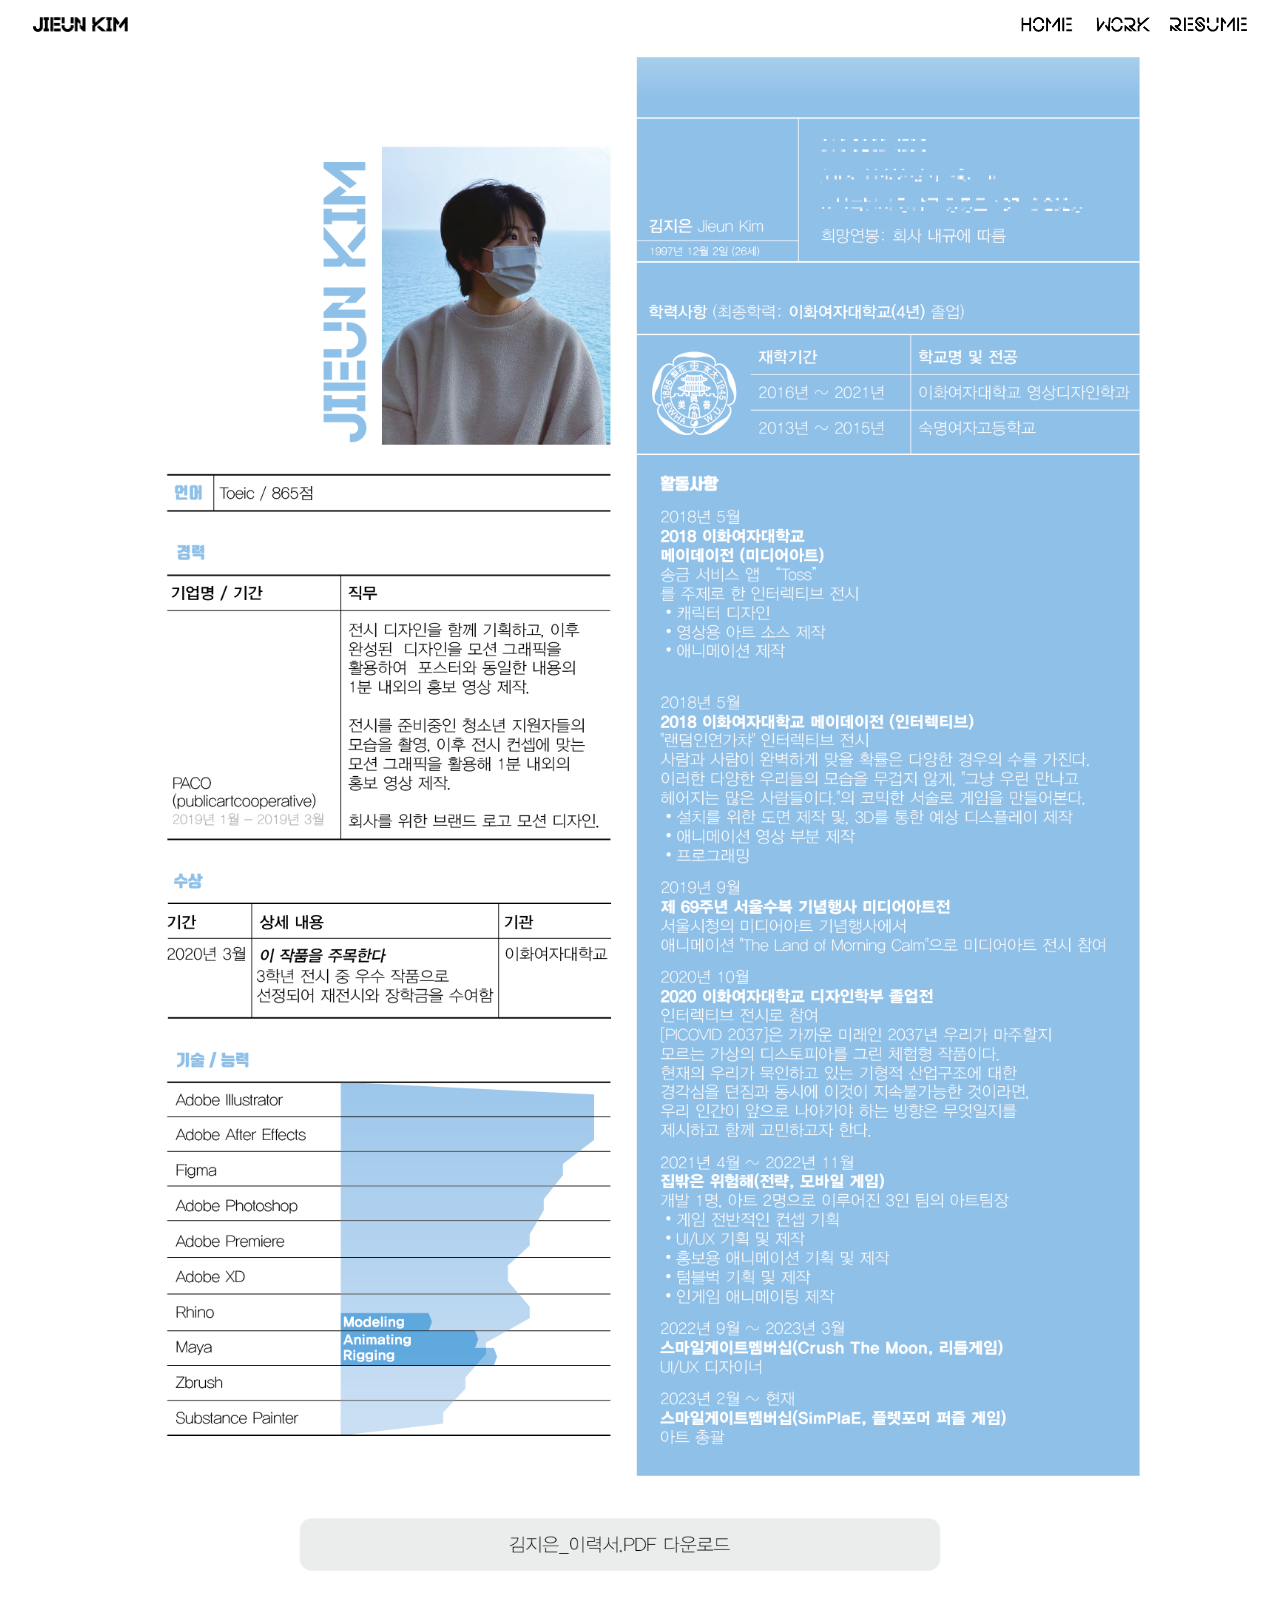
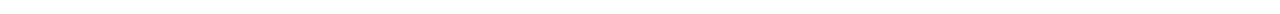
<file: resume.html>
<!doctype html>
<html>
<head>
<meta charset="utf-8">
<meta name="viewport" content="width=device-width,initial-scale=1.0,minimum-scale=1.0,maximum-scale=1.0,user-scalable=no">
<link rel="preconnect" href="https://fonts.googleapis.com">
<link rel="preconnect" href="https://fonts.gstatic.com" crossorigin>
<link href="https://fonts.googleapis.com/css2?family=Cinzel:wght@900&display=swap" rel="stylesheet">
<link href="https://fonts.googleapis.com/css2?family=Cinzel:wght@500;900&display=swap" rel="stylesheet">
<meta charset="utf-8">
<link rel="preconnect" href="https://fonts.googleapis.com">
<link rel="preconnect" href="https://fonts.gstatic.com" crossorigin>
<link href="https://fonts.googleapis.com/css2?family=Cinzel:wght@900&display=swap" rel="stylesheet">
<link href="https://fonts.googleapis.com/css2?family=Cinzel:wght@500;900&display=swap" rel="stylesheet">
<title>CrushTheMoon</title>
<style>
/* http://meyerweb.com/eric/tools/css/reset/ 
   v2.0 | 20110126
   License: none (public domain)
*/

html, body {
}
* {
    margin: 0;
    padding: 0;
}
h1, h2, h3, h4, h5, h6, p {
    margin: 0;
    padding: 0;
    border: 0;
    font-size: 100%;
    font: inherit;
    vertical-align: baseline;
}
@font-face {
    font-family: 'sym';
    src: url("img/font/speakyourmind-Regular.ttf");
}
body {
    background-color: white;
    font-family: 'Pretendard';
}
.workbody {
    background: linear-gradient(to top, rgb(0, 0, 0, 0), rgba(255,255,255,0.53));
    max-width: 1300px;
    width: 100%;
    height: 100px;
    z-index: 100;
    margin: 0 auto;
    position: fixed;
    left: 50%;
    transform: translateX(-50%);
    top: 0;
}
.work {
    max-width: 1000px;
    margin: 0 auto;
    background-color: white;
}
.nameBT {
    position: fixed;
    z-index: 10;
    height: 15px;
    padding: 7px;
    left: 50%;
    top: 10px;
    left: 2vw;
    opacity: 1;
    filter: invert(100%);
}
.homeBT {
    position: fixed;
    z-index: 10;
    height: 15px;
    padding: 7px;
    top: 10px;
    right: 6vw;
    transform: translateX(-190%);
    opacity: 1;
    filter: invert(100%);
}
.workBT {
    position: fixed;
    z-index: 10;
    height: 15px;
    padding: 7px;
    top: 10px;
    right: 4vw;
    transform: translateX(-105%);
    opacity: 1;
    filter: invert(100%)
}
.cvBT {
    position: fixed;
    z-index: 10;
    height: 15px;
    padding: 7px;
    top: 10px;
    right: 2vw;
    transform: translateX(0);
    opacity: 1;
    filter: invert(100%)
}
p.bignumF {
    font-family: 'Cinzel', serif;
}
.nameBT:hover{
	opacity: .5;
}
.homeBT:hover{
	opacity: .5;
}

.workBT:hover{
	opacity: .5;
}

.cvBT:hover{
	opacity: .5;
}
h2 {
    font-family: 'sym', 'Pretendard';
    font-size: 10pt;
    transform: rotate(-90deg);
}
@media (max-width: 500px) {
.nameBT {
    position: fixed;
    z-index: 10;
    height: 15px;
    padding: 7px;
    left: 50%;
    top: 10px;
    left: 2vw;
}
.homeBT {
    position: fixed;
    z-index: 10;
    height: 15px;
    padding: 7px;
    top: 10px;
    right: 13vw;
    transform: translateX(-190%);
}
.workBT {
    position: fixed;
    z-index: 10;
    height: 15px;
    padding: 7px;
    top: 10px;
    right: 7vw;
    transform: translateX(-105%);
}
.cvBT {
    position: fixed;
    z-index: 10;
    height: 15px;
    padding: 7px;
    top: 10px;
    right: 1vw;
    transform: translateX(0);
}
p.bignumF {
    font-family: 'Cinzel', serif;
}
</style>
</head>

<body>
<!-- 상단 버튼 -->
	<!-- 상단 버튼 -->	
	<div class="workbody">
	<div>
		<a href="index.html">
		<img src="./img/name.png" class="nameBT" >
		</a>
	</div>
	
	<div>
		<a href="index.html">
		<img src="./img/homeBT.png" class="homeBT">
		</a>
	</div>
	<div>
		<a href="index.html">
		<img src="./img/workBT.png" class="workBT">
		</a>
	</div>	
	<div>
		
		<img src="./img/resumeBT.png" class="cvBT">
		
	</div>
		</div>
	

<div class="work"> 
	<img src="./img/work01/w1block.png" style="width: 100%; ">
	<img src="./img/work01/w1block.png" style="width: 0%; ">
	<img src="./img/resume/김지은_이력서.png" style="width: 100%;">
	<img src="./img/work01/w1block.png" style="width: 100%; ">
	
	<a href="img/resume/김지은_이력서.pdf" download target="_blank"><img src="./img/resume/resume20@3x.png" style="width: 150%; transform: translate(-18%)"></a>
	<img src="./img/work01/w1block.png" style="width: 100%; ">
</div>
</body>
</html>
</file>
